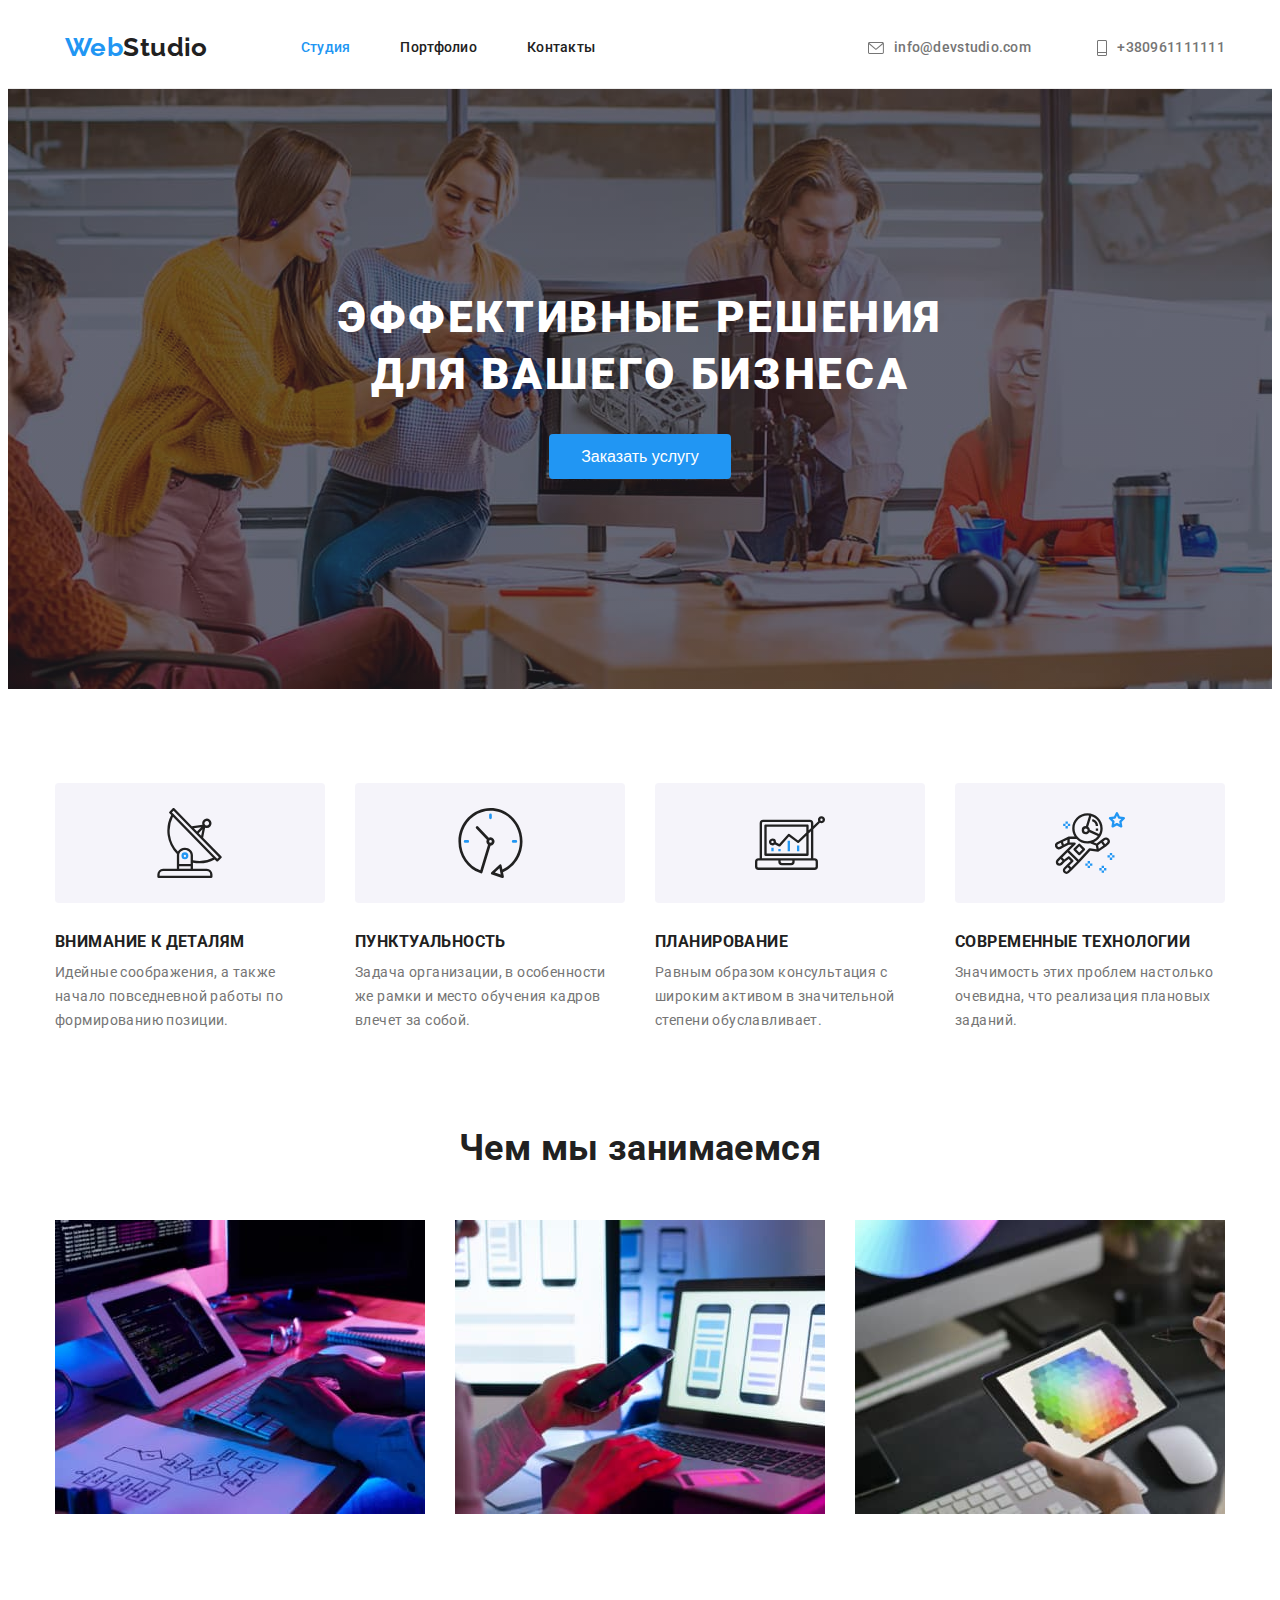
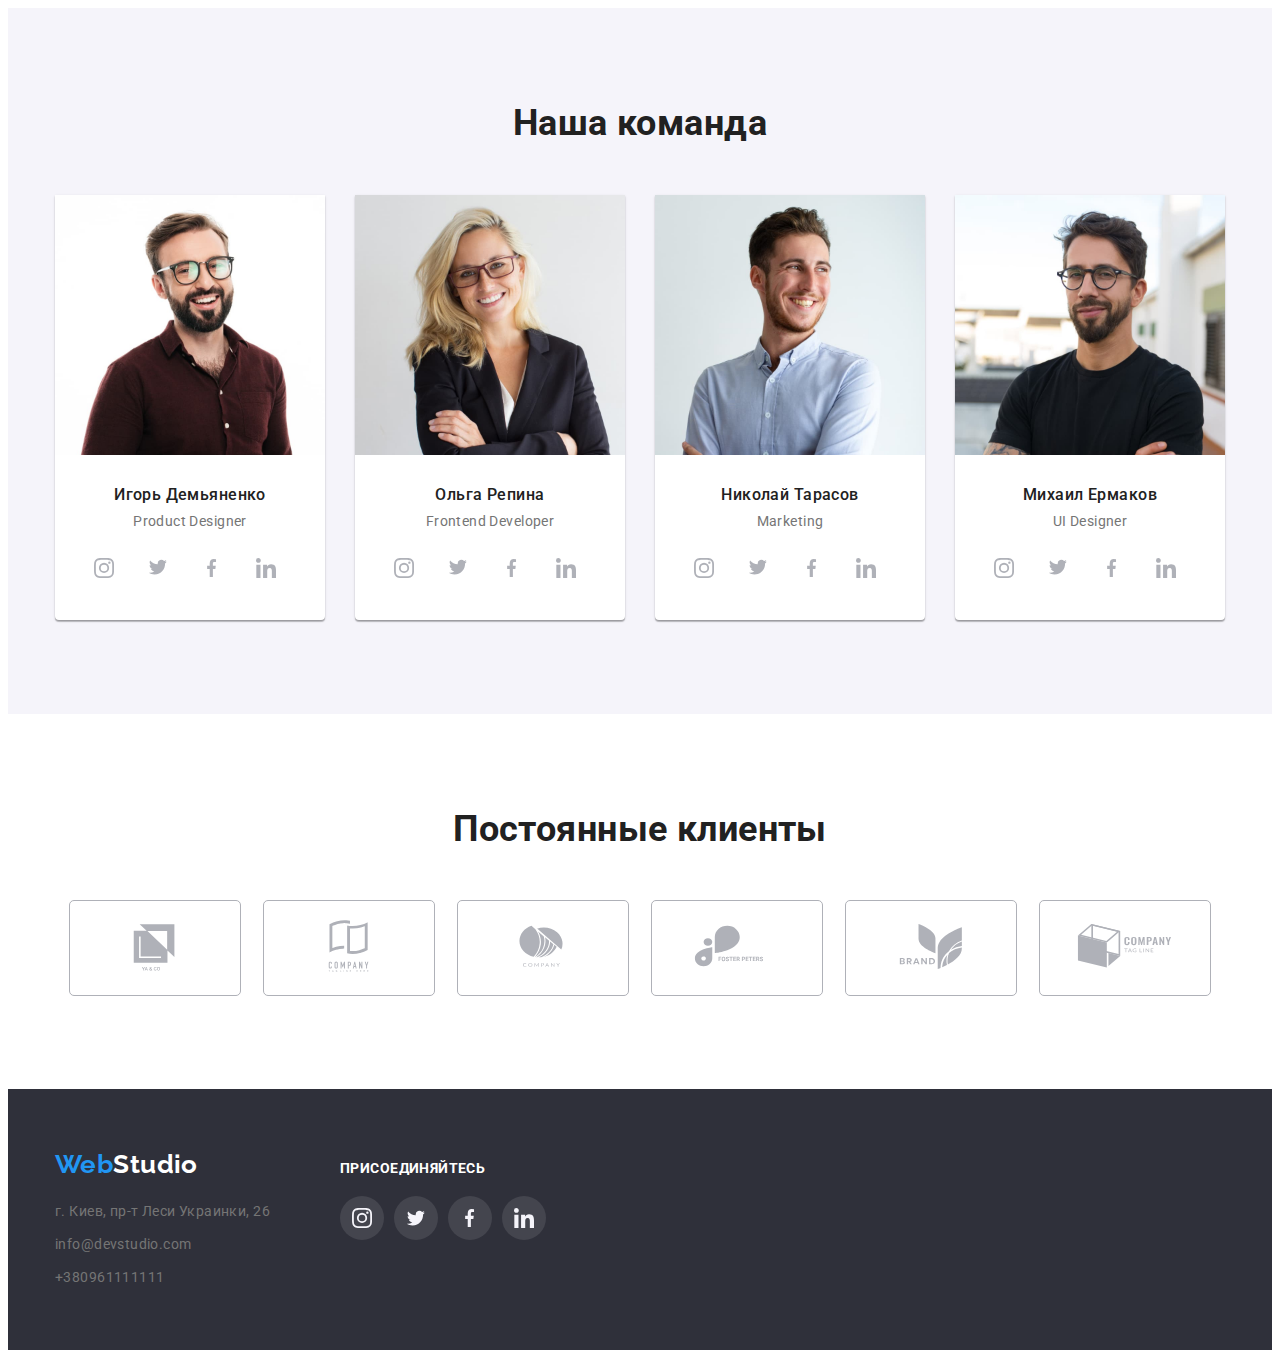
<file: index.html>
<!DOCTYPE html>
<html lang="ru">

<head>
    <meta charset="UTF-8">
    <meta http-equiv="X-UA-Compatible" content="IE=edge">
    <meta name="viewport" content="width=device-width, initial-scale=1.0">
    <link href="https://fonts.googleapis.com/css2?family=Oleo+Script&family=Raleway:wght@700&family=Roboto:wght@400;500;700;900&display=swap" rel="stylesheet">
    <link rel="stylesheet" href="https://cdnjs.cloudflare.com/ajax/libs/modern-normalize/1.1.0/modern-normalize.min.css"
        integrity="sha512-wpPYUAdjBVSE4KJnH1VR1HeZfpl1ub8YT/NKx4PuQ5NmX2tKuGu6U/JRp5y+Y8XG2tV+wKQpNHVUX03MfMFn9Q=="
        crossorigin="anonymous" referrerpolicy="no-referrer" />
    <link rel="stylesheet" href="./css/styles.css">
    <title>Studio</title>
</head>
<body>
    <!-- Шапка страницы -->
<header class="header">
    <div class="nav-main container">
        <nav class="nav-logo">
            <a class="logo" href="./index.html"><span class="web-title">Web</span>Studio</a>
            <!-- Навигация в шапке -->
            <ul class="nav-list">
                <li><a class="nav-link current" href="./index.html">Студия</a></li>
                <li><a class="nav-link" href="./portfolio.html">Портфолио</a></li>
                <li><a class="nav-link" href="./contacts.html">Контакты</a></li>
            </ul>
        </nav>

        <!-- Контакты -->
        <ul class="nav-contacts">
            <li>
                <a class="contacts-link" href="/">
                    <svg class="icon-email">
                        <use href="./images/icons.svg#icon-email"></use>
                    </svg>
                info@devstudio.com</a>
            </li>
            <li><a class="contacts-link" href="/">
                <svg class="icon-phone">
                    <use href="./images/icons.svg#icon-phone"></use>
                </svg>
                +380961111111</a>
            </li>
        </ul>
    </div>
</header>
    <main>
        <!-- Блок под рекламу/видео -->
        <section class="hero section section-pad">
            <div class="container">
                <h1 class="hero-title">Эффективные решения для вашего бизнеса</h1>
                <button type="button" class="btn">Заказать услугу</button>
            </div>
        </section>
        <!-- Перечисление четырёх особенностей -->
        <section class="section">
            <div class="container"> 
                <h2 class="hidden"> Чем мы занимаемся </h2>
                <ul class="features-list">
                    <li class="features-item logo-satelite">
                        <h3 class="header-three">Внимание к деталям</h3>
                        <p class="features-text">Идейные соображения, а также начало повседневной работы по формированию позиции.</p>
                    </li>
                    <li class="features-item logo-time">
                        <h3 class="header-three">Пунктуальность</h3>
                        <p class="features-text">Задача организации, в особенности же рамки и место обучения кадров влечет за собой.</p>
                    </li>
                    <li class="features-item logo-laptop">
                        <h3 class="header-three">Планирование</h3>
                        <p class="features-text">Равным образом консультация с широким активом в значительной степени обуславливает.</p>
                    </li>
                    <li class="features-item logo-astronaut">
                        <h3 class="header-three">Современные технологии</h3>
                        <p class="features-text">Значимость этих проблем настолько очевидна, что реализация плановых заданий.</p>
                    </li>
                </ul>
            </div>
        </section>
        <!-- Чем мы занимаемся -->
        <section class="section section-pad">
            <div class="container">
            <h2 class="section-header">Чем мы занимаемся</h2>
            <ul class="img-list">
                <li><img class="img" src="./images/box-one.jpg" alt="Изображение 1" width="370" height="294"></li>
                <li><img class="img" src="./images/box-two.jpg" alt="Изображение 2" width="370" height="294"></li>
                <li><img class="img" src="./images/box-three.jpg" alt="Изображение 3" width="370" height="294"></li>
            </ul>
            </div>
        </section>
        <!-- Наша команда -->
        <section class="section">
            <div class="container">
                <h2 class="section-header">Наша команда</h2>
                <ul class="team-list">
                    <li class="teammember">
                        <img src="./images/img-one.jpg" alt="Product Designer" width="270" height="260">
                        <div class="name-title">
                            <h3 class="name">Игорь Демьяненко</h3>
                            <p class="job-title">Product Designer</p>
                            <ul class="social-list">
                                <li class="social-item">
                                    <a href="https://www.instagram.com/" class="social-link">
                                        <svg class="icon-instagram">
                                            <use href="./images/icons.svg#icon-instagram"></use>
                                        </svg>
                                    </a>
                                </li>
                                <li class="social-item">
                                    <a href="https://twitter.com/?lang=ru" class="social-link">
                                        <svg class="icon-twitter">
                                            <use href="./images/icons.svg#icon-twitter"></use>
                                        </svg>
                                    </a>
                                </li>
                                <li class="social-item">
                                    <a href="https://www.facebook.com/" class="social-link">
                                        <svg class="icon-facebook">
                                            <use href="./images/icons.svg#icon-facebook"></use>
                                        </svg>
                                    </a>
                                </li>
                                <li class="social-item">
                                    <a href="https://ru.linkedin.com/" class="social-link">
                                        <svg class="icon-linkedin">
                                            <use href="./images/icons.svg#icon-linkedin"></use>
                                        </svg>
                                    </a>
                                </li>
                            </ul>
                        </div>
                    </li>
                    <li class="teammember">
                        <img src="./images/img-two.jpg" alt="Frontend Developer" width="270" height="260">
                        <div class="name-title">
                            <h3 class="name">Ольга Репина</h3>
                            <p class="job-title">Frontend Developer</p>
                            <ul class="social-list">
                                <li class="social-item">
                                    <a href="https://www.instagram.com/" class="social-link">
                                        <svg class="icon-instagram">
                                            <use href="./images/icons.svg#icon-instagram"></use>
                                        </svg>
                                    </a>
                                </li>
                                <li class="social-item">
                                    <a href="https://twitter.com/?lang=ru" class="social-link">
                                        <svg class="icon-twitter">
                                            <use href="./images/icons.svg#icon-twitter"></use>
                                        </svg>
                                    </a>
                                </li>
                                <li class="social-item">
                                    <a href="https://www.facebook.com/" class="social-link">
                                        <svg class="icon-facebook">
                                            <use href="./images/icons.svg#icon-facebook"></use>
                                        </svg>
                                    </a>
                                </li>
                                <li class="social-item">
                                    <a href="https://ru.linkedin.com/" class="social-link">
                                        <svg class="icon-linkedin">
                                            <use href="./images/icons.svg#icon-linkedin"></use>
                                        </svg>
                                    </a>
                                </li>
                            </ul>
                        </div>
                    </li>
                    <li class="teammember">
                        <img src="./images/img-three.jpg" alt="Marketing" width="270" height="260">
                        <div class="name-title">
                            <h3 class="name">Николай Тарасов</h3>
                            <p class="job-title">Marketing</p>
                            <ul class="social-list">
                                <li class="social-item">
                                    <a href="https://www.instagram.com/" class="social-link">
                                        <svg class="icon-instagram">
                                            <use href="./images/icons.svg#icon-instagram"></use>
                                        </svg>
                                    </a>
                                </li>
                                <li class="social-item">
                                    <a href="https://twitter.com/?lang=ru" class="social-link">
                                        <svg class="icon-twitter">
                                            <use href="./images/icons.svg#icon-twitter"></use>
                                        </svg>
                                    </a>
                                </li>
                                <li class="social-item">
                                    <a href="https://www.facebook.com/" class="social-link">
                                        <svg class="icon-facebook">
                                            <use href="./images/icons.svg#icon-facebook"></use>
                                        </svg>
                                    </a>
                                </li>
                                <li class="social-item">
                                    <a href="https://ru.linkedin.com/" class="social-link">
                                        <svg class="icon-linkedin">
                                            <use href="./images/icons.svg#icon-linkedin"></use>
                                        </svg>
                                    </a>
                                </li>
                            </ul>
                        </div>
                    </li>
                    <li class="teammember">
                        <img src="./images/img-four.jpg" alt="UI Designer" width="270" height="260">
                        <div class="name-title">
                            <h3 class="name">Михаил Ермаков</h3>
                            <p class="job-title">UI Designer</p>
                            <ul class="social-list">
                                <li class="social-item">
                                    <a href="https://www.instagram.com/" class="social-link">
                                        <svg class="icon-instagram">
                                            <use href="./images/icons.svg#icon-instagram"></use>
                                        </svg>
                                    </a>
                                </li>
                                <li class="social-item">
                                    <a href="https://twitter.com/?lang=ru" class="social-link">
                                        <svg class="icon-twitter">
                                            <use href="./images/icons.svg#icon-twitter"></use>
                                        </svg>
                                    </a>
                                </li>
                                <li class="social-item">
                                    <a href="https://www.facebook.com/" class="social-link">
                                        <svg class="icon-facebook">
                                            <use href="./images/icons.svg#icon-facebook"></use>
                                        </svg>
                                    </a>
                                </li>
                                <li class="social-item">
                                    <a href="https://ru.linkedin.com/" class="social-link">
                                        <svg class="icon-linkedin">
                                            <use href="./images/icons.svg#icon-linkedin"></use>
                                        </svg>
                                    </a>
                                </li>
                            </ul>
                        </div>
                    </li>
                </ul>
            </div>
        </section>
        <!-- Постоянные клиенты -->
        <section class="section">
            <div class="container clients-box">
                <h2 class="section-header">Постоянные клиенты</h2>
                <ul class="our-clients">
                    <li class="clients-item">
                        <a href="" class="clients-link">
                            <svg class="clients-icon">
                                <use href="./images/icons.svg#icon-logo1"></use>
                            </svg>
                        </a>
                    </li>
                    <li class="clients-item">
                        <a href="" class="clients-link">
                            <svg class="clients-icon">
                                <use href="./images/icons.svg#icon-logo2"></use>
                            </svg>
                        </a>
                    </li>
                    <li class="clients-item">
                        <a href="" class="clients-link">
                            <svg class="clients-icon">
                                <use href="./images/icons.svg#icon-logo3"></use>
                            </svg>
                        </a>
                    </li>
                    <li class="clients-item">
                        <a href="" class="clients-link">
                            <svg class="clients-icon">
                                <use href="./images/icons.svg#icon-logo4"></use>
                            </svg>
                        </a>
                    </li>
                    <li class="clients-item">
                        <a href="" class="clients-link">
                            <svg class="clients-icon">
                                <use href="./images/icons.svg#icon-logo5"></use>
                            </svg>
                        </a>
                    </li>
                    <li class="clients-item">
                        <a href="" class="clients-link">
                            <svg class="clients-icon">
                                <use href="./images/icons.svg#icon-logo6"></use>
                            </svg>
                        </a>
                    </li>
                </ul>
            </div>
        </section>
    </main>
    <!-- нижняя панель контаков -->
    <footer class="footer ">
        <div class="container footer-align">
            <div>
                <a class="logo-footer" href="./index.html"><span class="web-title">Web</span>Studio</a>
                    <address>
                        <ul class="footer-list">
                            <li class="footer-item"><a class="footer-link" href="/"> г. Киев, пр-т Леси Украинки, 26</a></li>
                            <li class="footer-item"><a class="footer-link" href="/">info@devstudio.com</a></li>
                            <li class="footer-item"><a class="footer-link" href="/">+380961111111</a></li>
                        </ul>
                    </address>
            </div>
        <div class="join-navigation">
            <h2 class="footer-title">Присоединяйтесь</h2>
            <ul class="join-list">
                <li class="join-item">
                    <a href="https://www.instagram.com/" class="join-icons-link">
                        <svg class="icon-instagram">
                            <use href="./images/icons.svg#icon-instagram"></use>
                        </svg>
                    </a>
                </li>
                <li class="join-item">
                    <a href="https://www.instagram.com/" class="join-icons-link">
                        <svg class="icon-twitter">
                            <use href="./images/icons.svg#icon-twitter"></use>
                        </svg>
                    </a>
                </li>
                <li class="join-item">
                    <a href="https://www.instagram.com/" class="join-icons-link">
                        <svg class="icon-facebook">
                            <use href="./images/icons.svg#icon-facebook"></use>
                        </svg>
                    </a>
                </li>
                <li class="join-item">
                    <a href="https://www.instagram.com/" class="join-icons-link">
                        <svg class="icon-linkedin">
                            <use href="./images/icons.svg#icon-linkedin"></use>
                        </svg>
                    </a>
                </li>
            </ul>
        </div>
        </div>
    </footer>
</body>

</html>
</file>
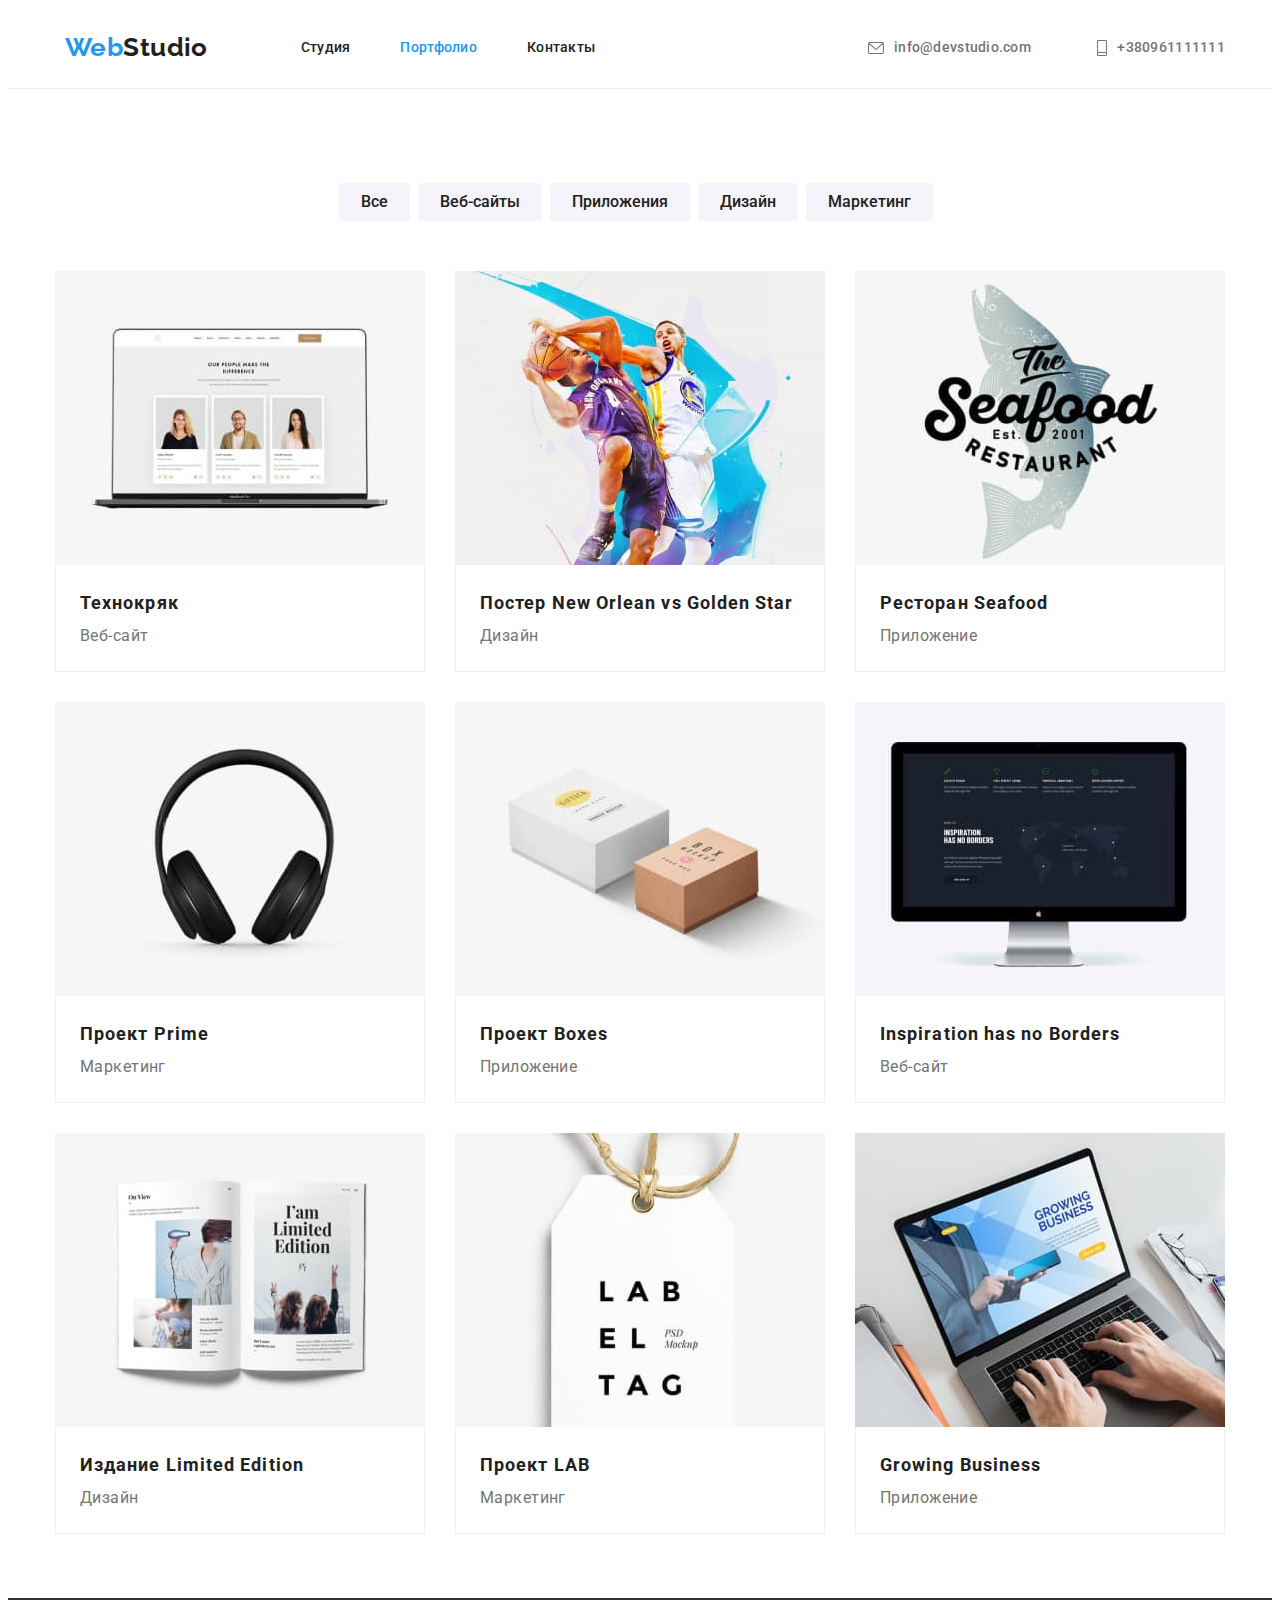
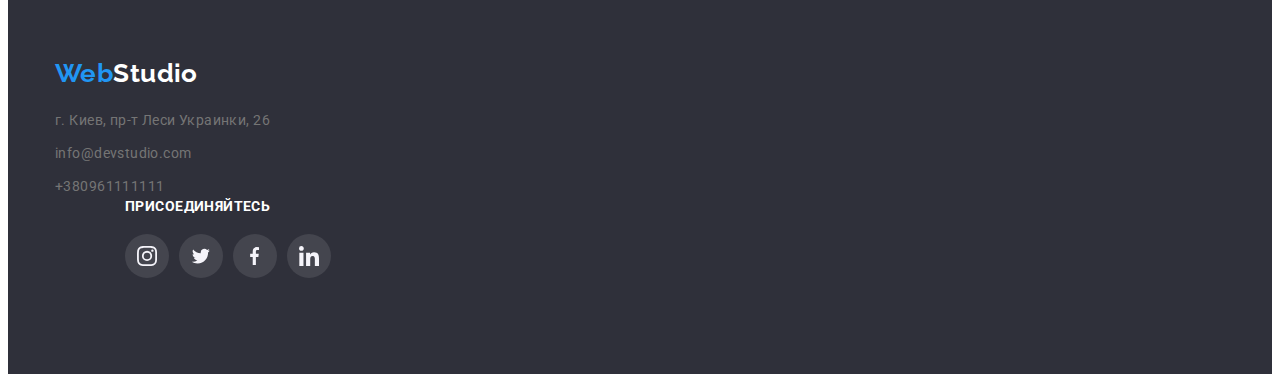
<file: portfolio.html>
<!DOCTYPE html>
<html lang="ru">

<head>
    <meta charset="UTF-8">
    <meta http-equiv="X-UA-Compatible" content="IE=edge">
    <meta name="viewport" content="width=device-width, initial-scale=1.0">
    <link href="https://fonts.googleapis.com/css2?family=Oleo+Script&family=Raleway:wght@700&family=Roboto:wght@400;500;700;900&display=swap" rel="stylesheet">    
    <link rel="stylesheet" href="https://cdnjs.cloudflare.com/ajax/libs/modern-normalize/1.1.0/modern-normalize.min.css"
        integrity="sha512-wpPYUAdjBVSE4KJnH1VR1HeZfpl1ub8YT/NKx4PuQ5NmX2tKuGu6U/JRp5y+Y8XG2tV+wKQpNHVUX03MfMFn9Q=="
        crossorigin="anonymous" referrerpolicy="no-referrer" />
    <link rel="stylesheet" href="./css/styles.css">
    <title>Portfolio</title>
</head>
<body>
    <!-- Шапка страницы -->
    <header class="header">
        <div class="nav-main container">
        <nav class="nav-logo">
            <a class="logo" href="./index.html"><span class="web-title">Web</span>Studio</a>
            <!-- Навигация в шапке -->
            <ul class="nav-list">
                <li><a class="nav-link" href="./index.html">Студия</a></li>
                <li><a class="nav-link current" href="./portfolio.html">Портфолио</a></li>
                <li><a class="nav-link" href="./contacts.html">Контакты</a></li>
            </ul>
        </nav>

        <!-- Контакты -->
        <ul class="nav-contacts">
            <li>
                <a class="contacts-link" href="/">
                    <svg class="icon-email">
                        <use href="./images/icons.svg#icon-email"></use>
                    </svg>
                    info@devstudio.com</a>
            </li>
            <li><a class="contacts-link" href="/">
                    <svg class="icon-phone">
                        <use href="./images/icons.svg#icon-phone"></use>
                    </svg>
                    +380961111111</a>
            </li>
        </ul>
        </div>
    </header>
    <main>
        <section class="section">
            <div class="container">
            <h1 class="hidden">Projects</h1>
                <ul class="button-list">
                    <li><button type="button" class="button">Все</button></li>
                    <li><button type="button" class="button">Веб-сайты</button></li>
                    <li><button type="button" class="button">Приложения</button></li>
                    <li><button type="button" class="button">Дизайн</button></li>
                    <li><button type="button" class="button">Маркетинг</button></li>
                </ul>

            <ul class="projects-list">

                <li class="project-item">
                    <a class="project-link" href="https://www.google.com.ua/?hl=ru">
                    <img class="project-image" src="./images/porfolio-one.jpg" alt="Фото">
                    <div class="project-title">
                        <h2 class="header-two">Технокряк</h2>
                        <p class="project-text" >Веб-сайт</p>
                    </div>
                    </a>
                </li>

                <li class="project-item">
                    <a class="project-link" href="https://www.google.com.ua/?hl=ru">
                    <img class="project-image" src="./images/portfolio-two.jpg" alt="Фото">
                    <div class="project-title">
                        <h2 class="header-two">Постер New Orlean vs Golden Star</h2>
                        <p class="project-text">Дизайн</p>
                    </div>
                    </a>
                </li>

                <li class="project-item">
                    <a class="project-link" href="https://www.google.com.ua/?hl=ru">
                    <img class="project-image" src="./images/portfolio-three.jpg" alt="Фото">
                    <div class="project-title">
                        <h2 class="header-two">Ресторан Seafood</h2>
                        <p class="project-text" >Приложение</p>
                    </div>
                    </a>
                </li>

                <li class="project-item">
                    <a class="project-link" href="https://www.google.com.ua/?hl=ru">
                    <img class="project-image" src="./images/portfolio-four.jpg" alt="Фото">
                    <div class="project-title">
                        <h2 class="header-two">Проект Prime</h2>
                        <p class="project-text" >Маркетинг</p>
                    </div>
                    </a>
                </li>

                <li class="project-item">
                    <a class="project-link" href="https://www.google.com.ua/?hl=ru">
                    <img class="project-image" src="./images/portfolio-five.jpg" alt="Фото">
                    <div class="project-title">
                        <h2 class="header-two">Проект Boxes</h2>
                        <p class="project-text">Приложение</p>
                    </div>
                    </a>
                </li>

                <li class="project-item">
                    <a class="project-link" href="https://www.google.com.ua/?hl=ru">
                    <img class="project-image" src="./images/portfolio-six.jpg" alt="Фото">
                    <div class="project-title">
                        <h2 class="header-two">Inspiration has no Borders</h2>
                        <p class="project-text">Веб-сайт</p>
                    </div>
                    </a>
                </li>

                <li class="project-item">
                    <a class="project-link" href="https://www.google.com.ua/?hl=ru">
                    <img class="project-image" src="./images/portfolio-seven.jpg" alt="Фото">
                    <div class="project-title">
                        <h2 class="header-two">Издание Limited Edition</h2>
                        <p class="project-text">Дизайн</p>
                    </div>
                    </a>
                </li>

                <li class="project-item">
                    <a class="project-link" href="https://www.google.com.ua/?hl=ru">
                    <img src="./images/portfolio-eight.jpg" alt="Фото" width="370" height="294">
                    <div class="project-title">
                        <h2 class="header-two">Проект LAB</h2>
                        <p class="project-text">Маркетинг</p>
                    </div>
                    </a>
                </li>

                <li class="project-item">
                    <a class="project-link" href="https://www.google.com.ua/?hl=ru">
                    <img class="project-image" src="./images/portfolio-nine.jpg" alt="Фото" width="370" height="294">
                    <div class="project-title">
                        <h2 class="header-two">Growing Business</h2>
                        <p class="project-text">Приложение</p>
                    </div>
                    </a>
                </li>
            </ul>
            </div>
        </section>
    </main>
<footer class="footer">
    <div class="container">
        <a class="logo-footer" href="./index.html"><span class="web-title">Web</span>Studio</a>
        <address>
            <ul class="footer-list">
                <li class="footer-item"><a class="footer-link" href="/"> г. Киев, пр-т Леси Украинки, 26</a></li>
                <li class="footer-item"><a class="footer-link" href="/">info@devstudio.com</a></li>
                <li class="footer-item"><a class="footer-link" href="/">+380961111111</a></li>
            </ul>
        </address>

        <div class="join-navigation">
            <h2 class="footer-title">Присоединяйтесь</h2>
            <ul class="join-list">
                <li class="join-item">
                    <a href="https://www.instagram.com/" class="join-icons-link">
                        <svg class="icon-instagram">
                            <use href="./images/icons.svg#icon-instagram"></use>
                        </svg>
                    </a>
                </li>
                <li class="join-item">
                    <a href="https://www.instagram.com/" class="join-icons-link">
                        <svg class="icon-twitter">
                            <use href="./images/icons.svg#icon-twitter"></use>
                        </svg>
                    </a>
                </li>
                <li class="join-item">
                    <a href="https://www.instagram.com/" class="join-icons-link">
                        <svg class="icon-facebook">
                            <use href="./images/icons.svg#icon-facebook"></use>
                        </svg>
                    </a>
                </li>
                <li class="join-item">
                    <a href="https://www.instagram.com/" class="join-icons-link">
                        <svg class="icon-linkedin">
                            <use href="./images/icons.svg#icon-linkedin"></use>
                        </svg>
                    </a>
                </li>
            </ul>
        </div>
    </div>
</footer>
</body>

</html>
</file>
<file: css/styles.css>
:root {
  --primary-text-color: #212121;
  --secondary-text-color: #757575;
  --hover-effect: #2196f3;
  --button-background: #f5f4fa;
  --background-color: #fff;
  --footer-bg-color: #2f303a;
  --border-color: #eeeeee;
  --background-color-cards: #5E5E5;
  --icons-color: #afb1b8;
  --button-footer-bgc: rgba(255, 255, 255, 0.1);
}
* {
  box-sizing: border-box;
}

body {
  color: var(--primary-text-color);
  background-color: var(--background-color);
  font-family: 'Roboto', sans-serif;
  font-size: 14px;
  letter-spacing: 0.03em;
}
ul {
  list-style: none;
  padding-left: 0;
  margin: 0;
}
h1,
h2,
h3,
h4,
p {
  margin: 0;
  padding: 0;
}
a {
  text-decoration: none;
}
img {
  display: block;
  max-width: 100%;
  height: auto;
}
/* Навигация в шапке */
.logo,
.logo-footer {
  font-family: 'Raleway', sans-serif;
  color: var(--primary-text-color);
  font-size: 26px;
  line-height: 1.2;
  font-weight: bold;
  text-decoration: none;
}
.logo {
  padding-right: 93px;
}

.logo .web-title,
.logo-footer .web-title {
  color: var(--hover-effect);
}
.nav-list,
.nav-contacts,
.button-list,
.projects-list,
.footer-list {
  list-style: none;
}
/* Контакты в шапке */
.contacts-link {
  text-decoration: none;
  color: var(--secondary-text-color);
  font-weight: 500;
  line-height: 1.17;
  letter-spacing: 0.02em;
  display: flex;
  align-items: center;
}
.contacts-link:not(:last-child) {
  margin-right: 30px;
}

.contacts-link:hover,
.contacts-link:focus {
  color: var(--hover-effect);
}
.icon-email {
  width: 16px;
  height: 12px;
  fill: var(--secondary-text-color);
  margin-right: 10px;
}
.icon-phone {
  width: 10px;
  height: 16px;
  margin-right: 10px;
  fill: var(--secondary-text-color);
}
.contacts-link:hover .icon-email,
.contacts-link:focus .icon-email,
.contacts-link:hover .icon-phone,
.contacts-link:focus .icon-phone {
  fill: currentColor;
}

.nav-link {
  color: inherit;
  text-decoration: none;
  font-weight: 500;
  line-height: 1.14;
  letter-spacing: 0.02em;
  margin-right: 50px;
}

.nav-list .nav-link:hover,
.nav-list .nav-link:focus {
  color: var(--hover-effect);
}
.nav-list .nav-link.current {
  color: var(--hover-effect);
}
/*-------------- Хэдер------------------- */
.header {
  border-bottom: 1px solid #ececec;
}
.nav-main {
  margin: auto;
  display: flex;
  align-items: center;
  justify-content: space-between;
  padding: 24px 0px 25px 0px;
}
.nav-logo {
  display: flex;
  margin-left: 10px;
}
.nav-list {
  display: flex;
  margin: 0px 34px 0px;
  align-items: center;
  width: 294px;
  justify-content: space-between;
  margin-left: 0;
  margin-right: 0;
}

.nav-contacts {
  display: flex;
  width: 357px;
  justify-content: space-between;
}
/* Класс невидимки */
.hidden {
  width: 1px;
  height: 1px;
  overflow: hidden;
  opacity: 0;
  margin-top: -1px;
}
/* Вспомогательный контейнер */
.container {
  width: 1200px;
  padding-left: 15px;
  padding-right: 15px;
  margin-left: auto;
  margin-right: auto;
}
.section {
  padding-bottom: 94px;
  padding-top: 94px;
}
.section:nth-child(4n) {
  background-color: var(--button-background);
}
.section-pad {
  padding-top: 0;
}
/* -----------------------Студия------------------------------- */
/* Большой блок под рекламу  */
.hero-title {
  color: var(--background-color);
  font-weight: 900;
  font-size: 44px;
  line-height: 1.3;
  letter-spacing: 0.06em;
  text-transform: uppercase;
  margin: 0 auto;
  width: 696px;
}
.hero {
  background-color: var(--footer-bg-color);
  text-align: center;
  padding-top: 200px;
  padding-bottom: 200px;

  height: 600px;
  max-width: 1600px;
  margin-left: auto;
  margin-right: auto;
  background-image: linear-gradient(to right, rgba(47, 48, 58, 0.4), rgba(47, 48, 58, 0.4)),
    url(../images/overlay.jpg);
  background-repeat: no-repeat;
  background-position: center;
}
/* Кнопка на странице Cтудия */
.btn {
  background-color: var(--hover-effect);
  color: var(--background-color);
  font-weight: 500;
  font-size: 16px;
  line-height: 1.6;
  text-align: center;
  border: none;
  border-radius: 4px;
  padding: 10px 32px;
  margin-top: 30px;
}
.btn:hover,
.btn:active {
  cursor: pointer;
}

/* Стили заголовка и текста на странице Cтудия */
/* Перечисление особенностей на странице Студия */
.features-list {
  display: flex;
  justify-content: space-between;
}
.features-item::before {
  display: block;
  content: '';
  height: 120px;
  margin-bottom: 30px;
  background-color: var(--button-background);
  border-radius: 4px;
}
.features-item.logo-satelite::before {
  background-image: url(../images/satelite.svg);
  background-size: 65.32px 70px;
  background-repeat: no-repeat;
  background-position: center;
}
.features-item.logo-time::before {
  background-image: url(../images/time.svg);
  background-size: 66.96px 70px;
  background-repeat: no-repeat;
  background-position: center;
}
.features-item.logo-laptop::before {
  background-image: url(../images/laptop.svg);
  background-repeat: no-repeat;
  background-position: center;
}
.features-item.logo-astronaut::before {
  background-image: url(../images/astronaut.svg);
  background-size: 70px 70px;
  background-repeat: no-repeat;
  background-position: center;
}
.features-item {
  width: 270px;
}

.img-list {
  display: flex;
  justify-content: space-between;
}

.team-list {
  display: flex;
  background-color: var(--button-background);
  justify-content: space-between;
}
.teammember:not(:last-child) {
  margin-right: 30px;
}
.teammember {
  background-color: var(--background-color);
  box-shadow: 0px 1px 3px rgba(0, 0, 0, 0.12), 0px 1px 1px rgba(0, 0, 0, 0.14),
    0px 2px 1px rgba(0, 0, 0, 0.2);
  border-radius: 0px 0px 4px 4px;
}
/* Социальные сети в карточках */
.social-list {
  display: flex;
  justify-content: center;
  margin-top: 16px;
}
.social-link {
  width: 44px;
  height: 44px;
  display: inline-flex;
  justify-content: center;
  align-items: center;
  fill: var(--icons-color);
}
.social-link:hover {
  background-color: var(--hover-effect);
  fill: white;
  border-radius: 50%;
}
.social-item:not(last-child) {
  margin-right: 10px;
}
.icon-instagram {
  width: 20px;
  height: 20px;
}
.icon-twitter {
  width: 20px;
  height: 16.25px;
}
.icon-facebook {
  width: 10px;
  height: 20px;
}
.icon-linkedin {
  width: 20px;
  height: 20px;
}
.section-header {
  font-style: normal;
  font-weight: bold;
  font-size: 36px;
  line-height: 1.2;
  padding-top: 0;
  text-align: center;
  margin-bottom: 50px;
}

.header-three,
.name {
  color: var(--primary-text-color);
  font-style: normal;
  font-weight: bold;
  text-transform: capitalize;
  line-height: 1.1;
}
.name-title {
  padding-top: 30px;
  padding-bottom: 30px;
  text-align: center;
}
.name {
  margin-bottom: 10px;
}
.header-three {
  text-transform: uppercase;
  margin-bottom: 10px;
}
.features-text,
.job-title {
  color: var(--secondary-text-color);
  font-style: normal;
  font-weight: normal;
  line-height: 1.7;
}
.name {
  font-weight: 500;
  font-size: 16px;
  line-height: 1.2;
}
.job-title {
  line-height: 1.1;
}
/* Наши клиенты */
.clients-box {
  width: 1170px;
}
.our-clients {
  display: flex;
  justify-content: space-between;
}
.clients-item {
  outline: 1px solid var(--icons-color);
  width: 170px;
  height: 94px;
  border-radius: 4px;
}
.clients-icon {
  width: 106px;
  height: 60px;
  margin: 16px 32px;
  fill: var(--icons-color);
}
.clients-item:hover {
  outline: 1px solid var(--hover-effect);
}
.clients-item:hover .clients-icon {
  fill: var(--hover-effect);
}

/* ---------------Страница Портфолио----------------------- */

/* Кнопки перехода между проектами */
.button {
  background-color: var(--button-background);
  color: inherit;
  font-family: inherit;
  font-weight: 500;
  font-size: 16px;
  line-height: 1.6;
  text-align: center;
  border: none;
  border-radius: 4px;
  margin-right: 8px;
  white-space: nowrap;
  padding: 6px 22px;
}
.button:not(:last-child) {
  margin-right: 0;
}
.button:hover,
.button:focus {
  background-color: var(--hover-effect);
  color: var(--background-color);
  cursor: pointer;
  box-shadow: 0px 3px 1px rgba(0, 0, 0, 0.1), 0px 1px 2px rgba(0, 0, 0, 0.08),
    0px 2px 2px rgba(0, 0, 0, 0.12);
}
/* кнопки навигации вверху в портфолио */
.button-list {
  display: flex;
  margin-bottom: 50px;
  justify-content: center;
}

/* Блок проэктов */
.projects-list {
  display: flex;
  flex-wrap: wrap;

  margin-right: -30px;
  margin-bottom: -30px;
  padding: 0;
}
.project-link {
  text-decoration: none;
  display: block;
}
.card-footer {
  padding: 20px 24px;
}
.header-two {
  color: var(--primary-text-color);
  font-size: 18px;
  line-height: 2;
  letter-spacing: 0.06em;
}
.project-text {
  color: var(--secondary-text-color);
  font-size: 16px;
  line-height: 1.87;
}
.project-title {
  padding: 20px 24px;
  border-bottom: 1px solid var(--border-color);
  border-left: 1px solid var(--border-color);
  border-right: 1px solid var(--border-color);
}
.project-item {
  margin-right: 30px;
  margin-bottom: 30px;
}
.project-link:hover,
.project-link:focus {
  box-shadow: 0px 1px 1px rgba(0, 0, 0, 0.12), 0px 4px 4px rgba(0, 0, 0, 0.06),
    1px 4px 6px rgba(0, 0, 0, 0.16);
}
.project-image {
  margin-left: 0;
  margin-right: 0;
}
.project-item:nth-last-child(-n + 3) {
  margin-bottom: 0;
}
/* Блок контактов внизу */
.footer-link {
  text-decoration: none;
  color: var(--secondary-text-color);
  font-style: normal; /* здесь пришлось перебить тег адрес */
  font-weight: 400;
  line-height: 1.71;
}
.footer-link:hover,
.footer-link:focus {
  color: var(--background-color);
}
.footer {
  padding-top: 60px;
  padding-bottom: 60px;
  background-color: var(--footer-bg-color);
  display: flex;
  align-items: center;
}

.logo-footer {
  color: var(--background-color);
}
.footer-item:not(:last-child) {
  align-content: space-between;
  margin-bottom: 9px;
}
.footer-list {
  margin-top: 20px;
}
.join-navigation {
  margin-left: 70px;
}
.join-list {
  width: 206px;
  height: 80px;
  display: flex;
}
.join-icons-link {
  width: 44px;
  height: 44px;
  display: inline-flex;
  justify-content: center;
  align-items: center;
  fill: var(--button-background);
  border-radius: 50%;
  background-color: var(--button-footer-bgc);
  margin-right: 10px;
}
.join-icons-link:hover {
  background-color: var(--hover-effect);
  fill: white;
  border-radius: 50%;
}
.footer-title {
  text-transform: uppercase;
  color: var(--background-color);
  font-weight: 700;
  font-size: 14px;
  line-height: 1.1;
  margin-bottom: 20px;
}
.footer-align {
  display: flex;
  align-items: baseline;
}
</file>
